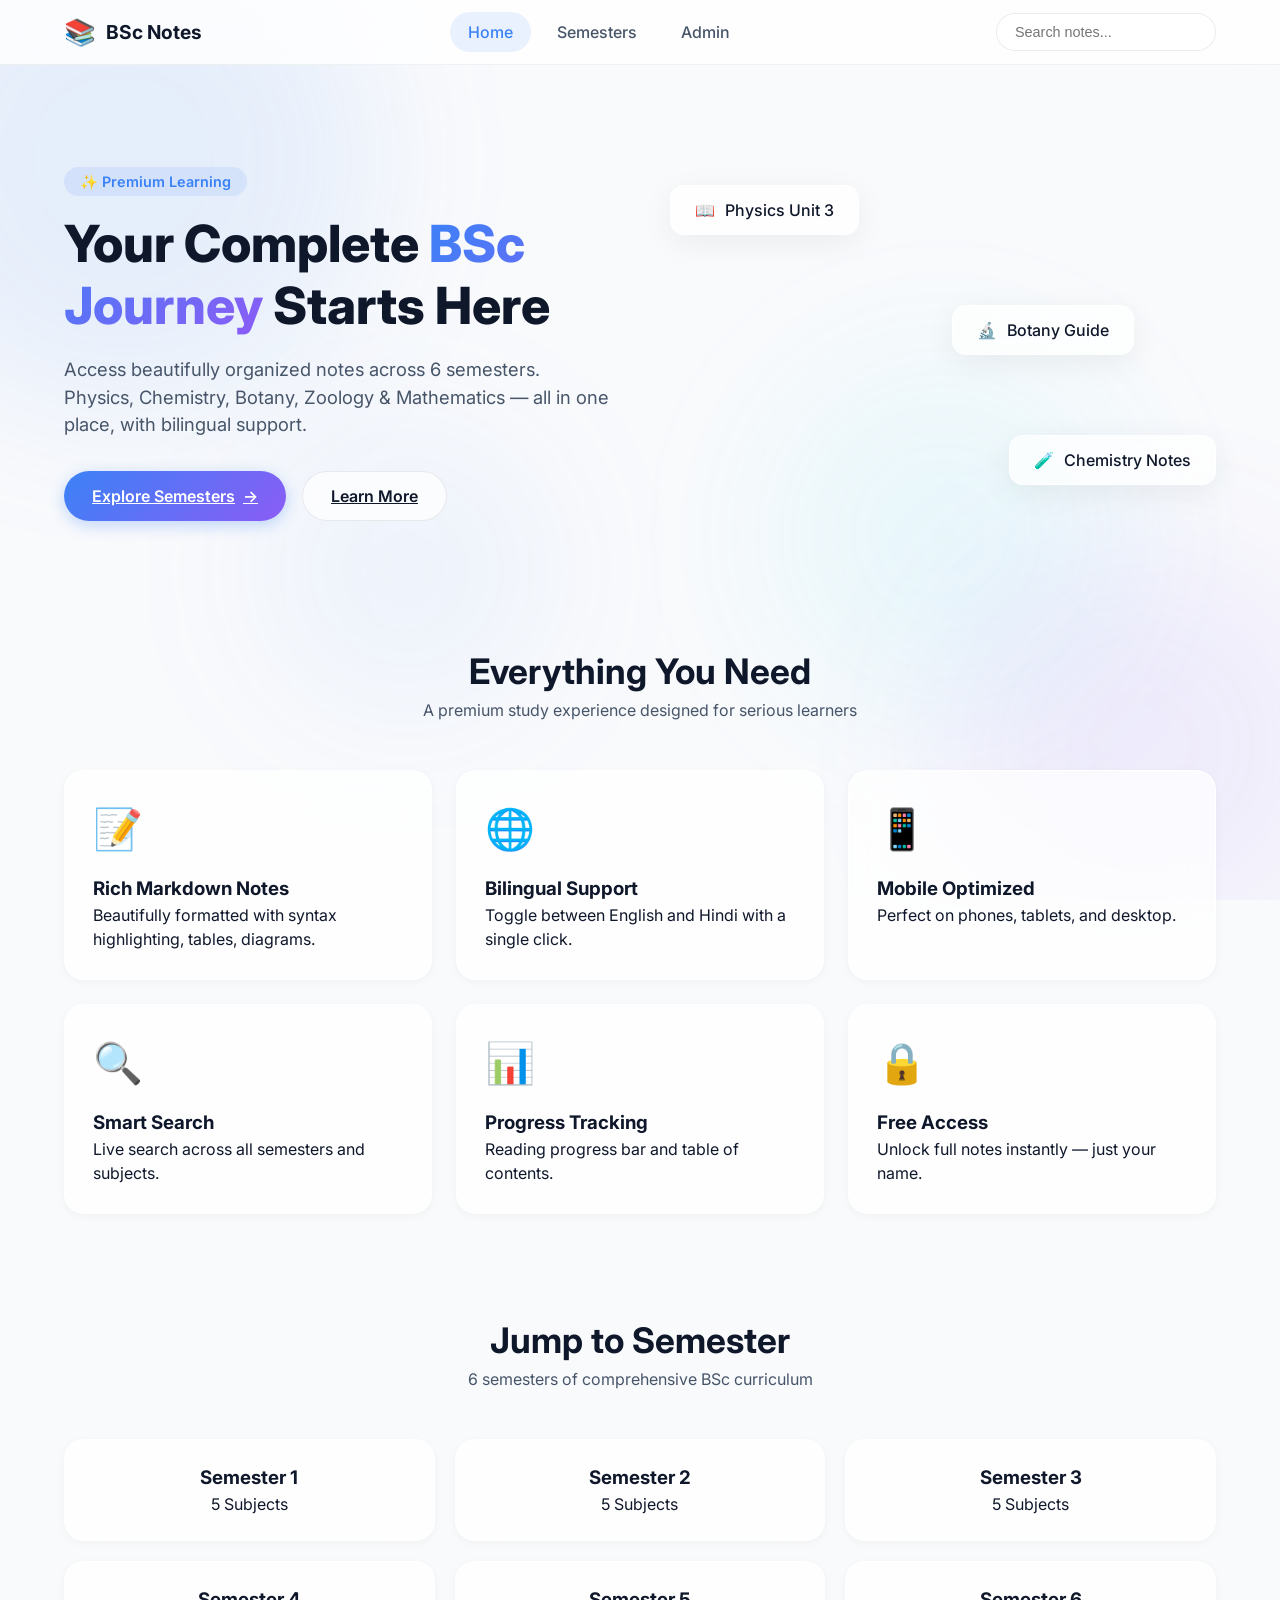
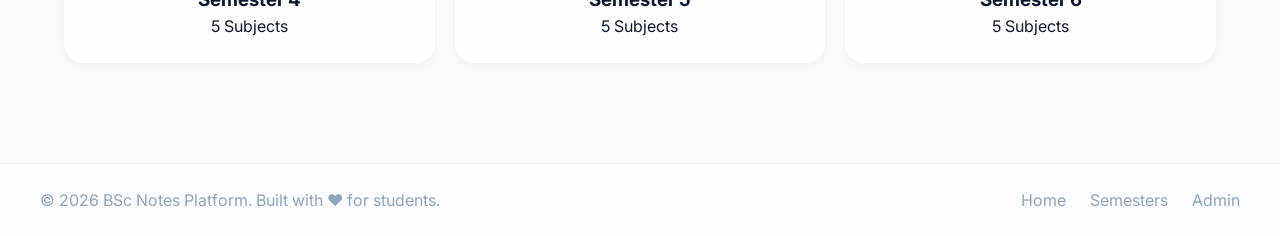
<file: index.html>
<!DOCTYPE html>
<html lang="en">
<head>
    <meta charset="UTF-8">
    <meta name="viewport" content="width=device-width, initial-scale=1.0">
    <meta name="description" content="BSc Notes Platform - Premium study resources">
    <title>BSc Notes Platform — Premium Study Resources</title>
    <link rel="preconnect" href="https://fonts.googleapis.com">
    <link rel="preconnect" href="https://fonts.gstatic.com" crossorigin>
    <link href="https://fonts.googleapis.com/css2?family=Inter:wght@300;400;500;600;700;800&display=swap" rel="stylesheet">
    <link rel="stylesheet" href="css/style.css">
</head>
<body class="light-theme">
    <div class="bg-blobs">
        <div class="blob blob-1"></div>
        <div class="blob blob-2"></div>
        <div class="blob blob-3"></div>
        <div class="blob blob-4"></div>
    </div>

    <nav class="navbar glass-nav" id="navbar">
        <div class="nav-container">
            <a href="index.html" class="nav-logo">
                <span class="logo-icon">📚</span>
                <span class="logo-text">BSc Notes</span>
            </a>
            <div class="nav-links" id="navLinks">
                <a href="index.html" class="nav-link active">Home</a>
                <a href="semester.html" class="nav-link">Semesters</a>
                <a href="admin.html" class="nav-link nav-link-admin">Admin</a>
            </div>
            <div class="nav-search" id="navSearch">
                <input type="text" id="globalSearch" placeholder="Search notes..." class="search-input-glass" autocomplete="off">
                <div class="search-results-dropdown" id="searchDropdown"></div>
            </div>
            <button class="mobile-menu-btn" id="mobileMenuBtn" aria-label="Menu">
                <span></span><span></span><span></span>
            </button>
        </div>
    </nav>

    <section class="hero-section">
        <div class="hero-content">
            <span class="hero-badge">✨ Premium Learning</span>
            <h1 class="hero-title">Your Complete <span class="gradient-text">BSc Journey</span> Starts Here</h1>
            <p class="hero-subtitle">Access beautifully organized notes across 6 semesters. Physics, Chemistry, Botany, Zoology & Mathematics — all in one place, with bilingual support.</p>
            <div class="hero-cta">
                <a href="semester.html" class="btn-primary">Explore Semesters <span class="arrow">→</span></a>
                <a href="#features" class="btn-secondary">Learn More</a>
            </div>
        </div>
        <div class="hero-visual">
            <div class="floating-card card-1"><span class="fc-icon">📖</span><span>Physics Unit 3</span></div>
            <div class="floating-card card-2"><span class="fc-icon">🧪</span><span>Chemistry Notes</span></div>
            <div class="floating-card card-3"><span class="fc-icon">🔬</span><span>Botany Guide</span></div>
            <div class="hero-glow"></div>
        </div>
    </section>

    <section class="features-section" id="features">
        <h2 class="section-title">Everything You Need</h2>
        <p class="section-subtitle">A premium study experience designed for serious learners</p>
        <div class="features-grid">
            <div class="feature-card glass-card"><div class="feature-icon">📝</div><h3>Rich Markdown Notes</h3><p>Beautifully formatted with syntax highlighting, tables, diagrams.</p></div>
            <div class="feature-card glass-card"><div class="feature-icon">🌐</div><h3>Bilingual Support</h3><p>Toggle between English and Hindi with a single click.</p></div>
            <div class="feature-card glass-card"><div class="feature-icon">📱</div><h3>Mobile Optimized</h3><p>Perfect on phones, tablets, and desktop.</p></div>
            <div class="feature-card glass-card"><div class="feature-icon">🔍</div><h3>Smart Search</h3><p>Live search across all semesters and subjects.</p></div>
            <div class="feature-card glass-card"><div class="feature-icon">📊</div><h3>Progress Tracking</h3><p>Reading progress bar and table of contents.</p></div>
            <div class="feature-card glass-card"><div class="feature-icon">🔒</div><h3>Free Access</h3><p>Unlock full notes instantly — just your name.</p></div>
        </div>
    </section>

    <section class="quick-semesters">
        <h2 class="section-title">Jump to Semester</h2>
        <p class="section-subtitle">6 semesters of comprehensive BSc curriculum</p>
        <div class="semester-quick-grid" id="semesterQuickGrid"></div>
    </section>

    <footer class="footer-glass">
        <div class="footer-content">
            <p>&copy; 2026 BSc Notes Platform. Built with ❤️ for students.</p>
            <div class="footer-links">
                <a href="index.html">Home</a>
                <a href="semester.html">Semesters</a>
                <a href="admin.html">Admin</a>
            </div>
        </div>
    </footer>

    <script src="js/app.js"></script>
</body>
</html>
</file>
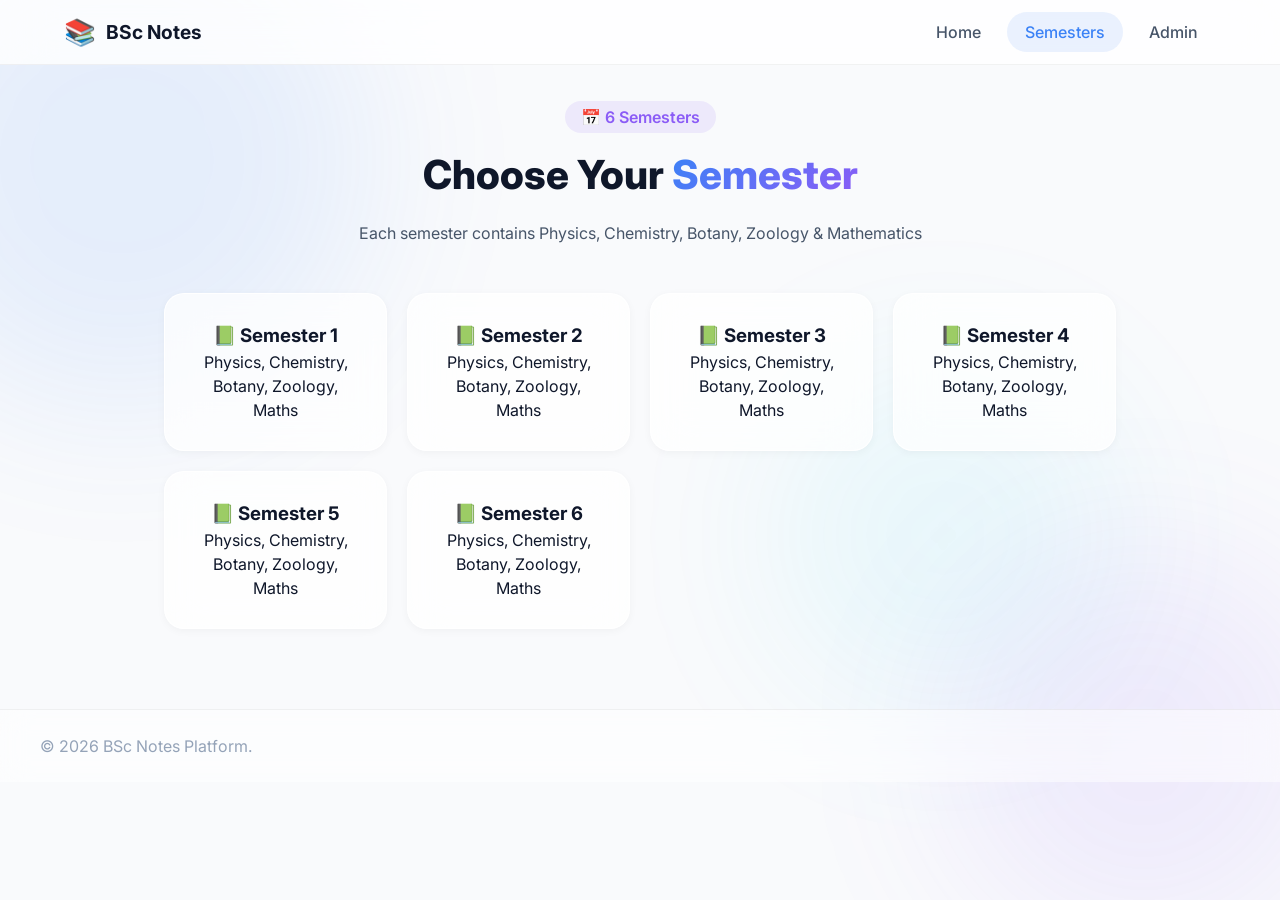
<file: semester.html>
<!DOCTYPE html>
<html lang="en">
<head>
    <meta charset="UTF-8">
    <meta name="viewport" content="width=device-width, initial-scale=1.0">
    <meta name="description" content="Browse all 6 semesters - BSc Notes Platform">
    <title>Semesters — BSc Notes Platform</title>
    <link rel="preconnect" href="https://fonts.googleapis.com">
    <link rel="preconnect" href="https://fonts.gstatic.com" crossorigin>
    <link href="https://fonts.googleapis.com/css2?family=Inter:wght@300;400;500;600;700;800&display=swap" rel="stylesheet">
    <link rel="stylesheet" href="css/style.css">
</head>
<body class="light-theme">
    <div class="bg-blobs">
        <div class="blob blob-1"></div>
        <div class="blob blob-2"></div>
        <div class="blob blob-3"></div>
    </div>
    <nav class="navbar glass-nav" id="navbar">
        <div class="nav-container">
            <a href="index.html" class="nav-logo"><span class="logo-icon">📚</span><span class="logo-text">BSc Notes</span></a>
            <div class="nav-links" id="navLinks">
                <a href="index.html" class="nav-link">Home</a>
                <a href="semester.html" class="nav-link active">Semesters</a>
                <a href="admin.html" class="nav-link nav-link-admin">Admin</a>
            </div>
            <button class="mobile-menu-btn" id="mobileMenuBtn" aria-label="Menu"><span></span><span></span><span></span></button>
        </div>
    </nav>
    <main class="page-container">
        <div class="page-header">
            <span class="page-badge">📅 6 Semesters</span>
            <h1 class="page-title">Choose Your <span class="gradient-text">Semester</span></h1>
            <p class="page-subtitle">Each semester contains Physics, Chemistry, Botany, Zoology & Mathematics</p>
        </div>
        <div class="semester-grid" id="semesterGrid"></div>
    </main>
    <footer class="footer-glass">
        <div class="footer-content"><p>&copy; 2026 BSc Notes Platform.</p></div>
    </footer>
    <script src="js/app.js"></script>
</body>
</html>
</file>
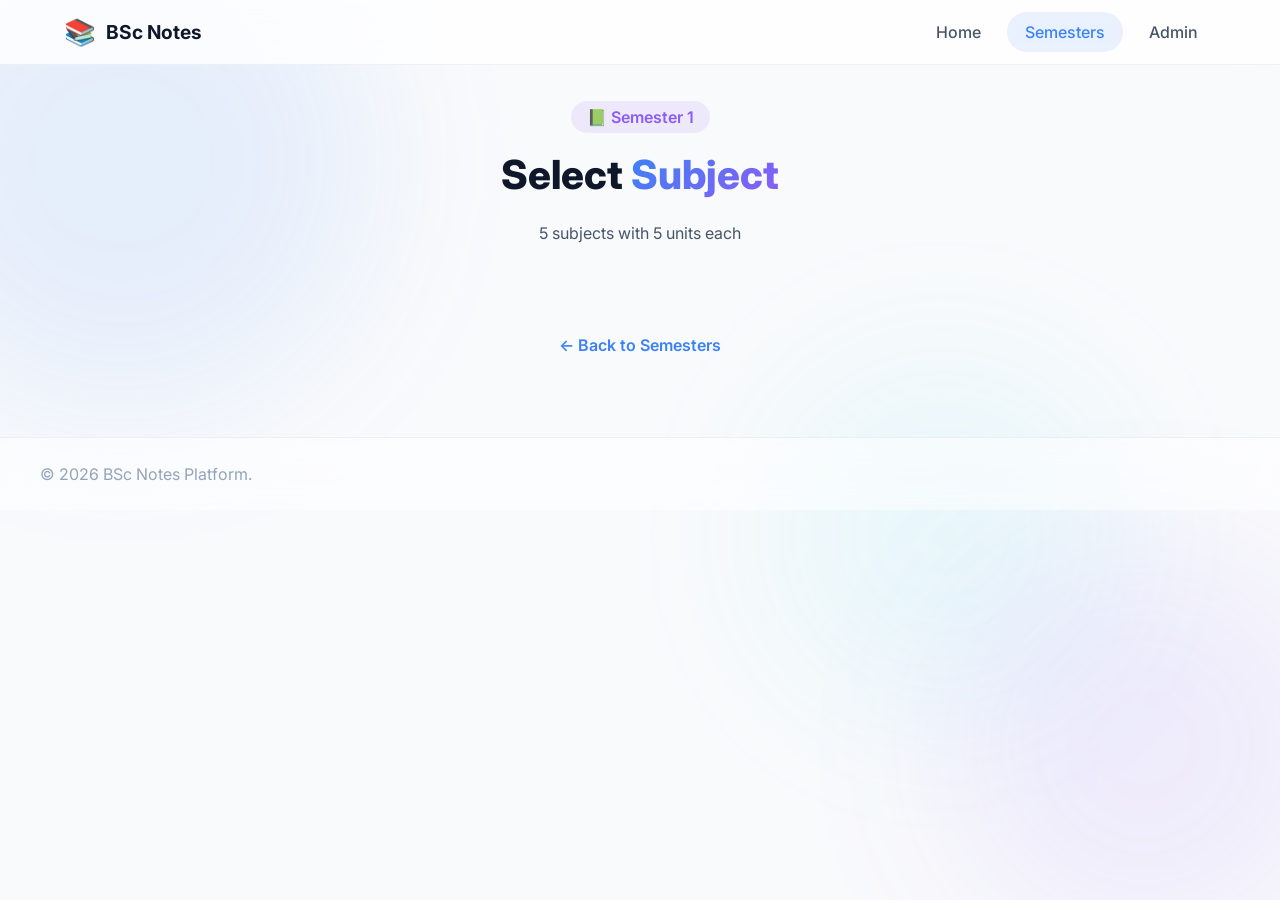
<file: subject.html>
<!DOCTYPE html>
<html lang="en">
<head>
    <meta charset="UTF-8">
    <meta name="viewport" content="width=device-width, initial-scale=1.0">
    <meta name="description" content="Browse subjects - BSc Notes Platform">
    <title>Subjects — BSc Notes Platform</title>
    <link rel="preconnect" href="https://fonts.googleapis.com">
    <link rel="preconnect" href="https://fonts.gstatic.com" crossorigin>
    <link href="https://fonts.googleapis.com/css2?family=Inter:wght@300;400;500;600;700;800&display=swap" rel="stylesheet">
    <link rel="stylesheet" href="css/style.css">
</head>
<body class="light-theme">
    <div class="bg-blobs"><div class="blob blob-1"></div><div class="blob blob-2"></div><div class="blob blob-3"></div></div>
    <nav class="navbar glass-nav" id="navbar">
        <div class="nav-container">
            <a href="index.html" class="nav-logo"><span class="logo-icon">📚</span><span class="logo-text">BSc Notes</span></a>
            <div class="nav-links" id="navLinks">
                <a href="index.html" class="nav-link">Home</a>
                <a href="semester.html" class="nav-link active">Semesters</a>
                <a href="admin.html" class="nav-link nav-link-admin">Admin</a>
            </div>
            <button class="mobile-menu-btn" id="mobileMenuBtn"><span></span><span></span><span></span></button>
        </div>
    </nav>
    <main class="page-container">
        <div class="page-header">
            <span class="page-badge" id="semesterBadge">📗 Semester 1</span>
            <h1 class="page-title">Select <span class="gradient-text">Subject</span></h1>
            <p class="page-subtitle">5 subjects with 5 units each</p>
        </div>
        <div class="subject-grid" id="subjectGrid"></div>
        <div class="back-link-container"><a href="semester.html" class="back-link">← Back to Semesters</a></div>
    </main>
    <footer class="footer-glass"><div class="footer-content"><p>&copy; 2026 BSc Notes Platform.</p></div></footer>
    <script src="js/app.js"></script>
</body>
</html>
</file>
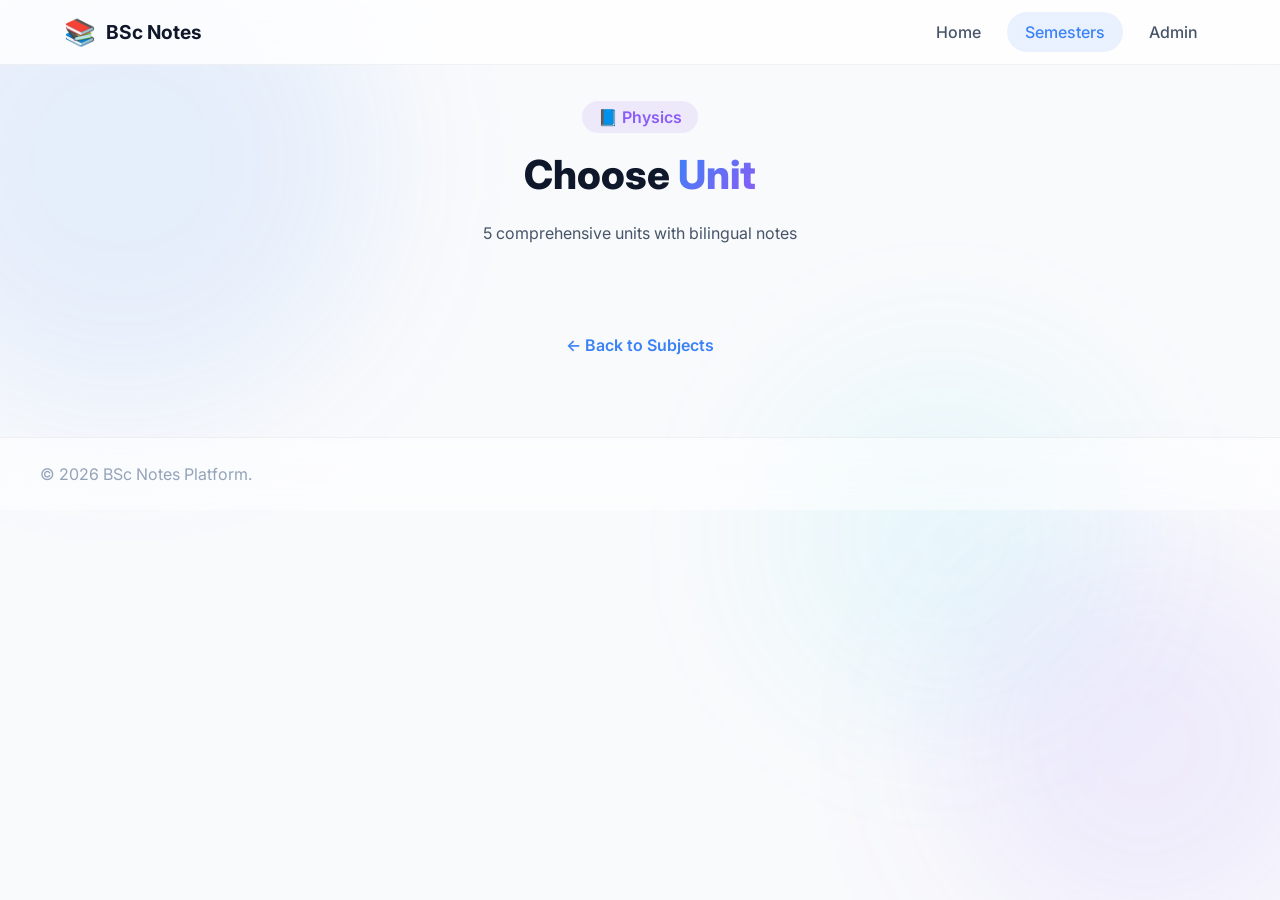
<file: unit.html>
<!DOCTYPE html>
<html lang="en">
<head>
    <meta charset="UTF-8">
    <meta name="viewport" content="width=device-width, initial-scale=1.0">
    <meta name="description" content="Browse units - BSc Notes Platform">
    <title>Units — BSc Notes Platform</title>
    <link rel="preconnect" href="https://fonts.googleapis.com">
    <link rel="preconnect" href="https://fonts.gstatic.com" crossorigin>
    <link href="https://fonts.googleapis.com/css2?family=Inter:wght@300;400;500;600;700;800&display=swap" rel="stylesheet">
    <link rel="stylesheet" href="css/style.css">
</head>
<body class="light-theme">
    <div class="bg-blobs"><div class="blob blob-1"></div><div class="blob blob-2"></div><div class="blob blob-3"></div></div>
    <nav class="navbar glass-nav" id="navbar">
        <div class="nav-container">
            <a href="index.html" class="nav-logo"><span class="logo-icon">📚</span><span class="logo-text">BSc Notes</span></a>
            <div class="nav-links" id="navLinks">
                <a href="index.html" class="nav-link">Home</a>
                <a href="semester.html" class="nav-link active">Semesters</a>
                <a href="admin.html" class="nav-link nav-link-admin">Admin</a>
            </div>
            <button class="mobile-menu-btn" id="mobileMenuBtn"><span></span><span></span><span></span></button>
        </div>
    </nav>
    <main class="page-container">
        <div class="page-header">
            <span class="page-badge" id="subjectBadge">📘 Physics</span>
            <h1 class="page-title">Choose <span class="gradient-text">Unit</span></h1>
            <p class="page-subtitle" id="unitSubtitle">5 comprehensive units with bilingual notes</p>
        </div>
        <div class="unit-grid" id="unitGrid"></div>
        <div class="back-link-container"><a href="#" id="backToSubjects" class="back-link">← Back to Subjects</a></div>
    </main>
    <footer class="footer-glass"><div class="footer-content"><p>&copy; 2026 BSc Notes Platform.</p></div></footer>
    <script src="js/app.js"></script>
</body>
</html>
</file>
<file: css/style.css>
/* === Global Styles & Variables === */
:root {
  --font-sans: 'Inter', -apple-system, BlinkMacSystemFont, sans-serif;
  --bg-primary: #f9fafc;
  --bg-glass: rgba(255, 255, 255, 0.72);
  --border-glass: rgba(255, 255, 255, 0.9);
  --shadow-sm: 0 2px 8px rgba(0,0,0,0.04);
  --shadow-md: 0 8px 32px rgba(0,0,0,0.06);
  --shadow-glow: 0 4px 20px rgba(99, 102, 241, 0.15);
  --gradient-text: linear-gradient(135deg, #3b82f6, #8b5cf6);
  --accent-cyan: #22d3ee;
  --accent-blue: #3b82f6;
  --accent-purple: #8b5cf6;
  --text-primary: #0f172a;
  --text-secondary: #475569;
  --text-muted: #94a3b8;
  --radius-lg: 20px;
  --radius-md: 14px;
  --radius-sm: 10px;
  --transition: all 0.25s cubic-bezier(0.4, 0, 0.2, 1);
}

* { margin: 0; padding: 0; box-sizing: border-box; }

body {
  font-family: var(--font-sans);
  background: var(--bg-primary);
  color: var(--text-primary);
  line-height: 1.5;
  overflow-x: hidden;
  min-height: 100vh;
}

/* Background Blobs */
.bg-blobs { position: fixed; inset: 0; z-index: -1; overflow: hidden; pointer-events: none; }
.blob {
  position: absolute; border-radius: 50%; filter: blur(80px); opacity: 0.5;
  animation: floatBlob 20s infinite alternate ease-in-out;
}
.blob-1 { width: 500px; height: 500px; background: rgba(59,130,246,0.2); top: -10%; left: -10%; }
.blob-2 { width: 400px; height: 400px; background: rgba(139,92,246,0.18); bottom: -5%; right: -5%; animation-delay: 5s; }
.blob-3 { width: 350px; height: 350px; background: rgba(34,211,238,0.15); top: 40%; left: 60%; animation-delay: 10s; }
.blob-4 { width: 300px; height: 300px; background: rgba(59,130,246,0.12); bottom: 20%; left: 20%; animation-delay: 15s; }
@keyframes floatBlob {
  0% { transform: translate(0,0) scale(1); }
  100% { transform: translate(30px, -30px) scale(1.1); }
}

/* Glass Card */
.glass-card {
  background: var(--bg-glass);
  backdrop-filter: blur(20px);
  -webkit-backdrop-filter: blur(20px);
  border: 1px solid var(--border-glass);
  box-shadow: var(--shadow-sm);
  border-radius: var(--radius-lg);
}

.glass-nav {
  background: rgba(255,255,255,0.8);
  backdrop-filter: blur(25px);
  border-bottom: 1px solid rgba(0,0,0,0.05);
}

/* Navbar */
.navbar { position: sticky; top: 0; z-index: 100; }
.nav-container {
  max-width: 1200px; margin: 0 auto; padding: 0 24px; height: 64px;
  display: flex; align-items: center; justify-content: space-between;
}
.nav-logo { display: flex; align-items: center; gap: 10px; text-decoration: none; color: var(--text-primary); font-weight: 700; font-size: 1.2rem; }
.logo-icon { font-size: 1.6rem; }
.nav-links { display: flex; gap: 8px; }
.nav-link {
  padding: 8px 18px; border-radius: 40px; text-decoration: none; color: var(--text-secondary);
  font-weight: 500; transition: var(--transition);
}
.nav-link:hover, .nav-link.active { background: rgba(59,130,246,0.1); color: var(--accent-blue); }
.nav-search { position: relative; }
.search-input-glass {
  padding: 10px 18px; border-radius: 40px; border: 1px solid rgba(0,0,0,0.08);
  background: rgba(255,255,255,0.6); backdrop-filter: blur(10px);
  width: 220px; transition: var(--transition); font-size: 0.9rem;
}
.search-input-glass:focus { outline: none; border-color: var(--accent-blue); box-shadow: 0 0 0 3px rgba(59,130,246,0.15); }
.search-results-dropdown {
  position: absolute; top: 50px; left: 0; right: 0; background: white;
  border-radius: var(--radius-md); box-shadow: var(--shadow-md); display: none; z-index: 200;
  max-height: 250px; overflow-y: auto;
}
.search-results-dropdown.active { display: block; }
.mobile-menu-btn { display: none; flex-direction: column; gap: 5px; background: none; border: none; cursor: pointer; }
.mobile-menu-btn span { display: block; width: 24px; height: 2px; background: var(--text-primary); border-radius: 2px; }

/* Buttons */
.btn-primary {
  background: linear-gradient(135deg, var(--accent-blue), var(--accent-purple));
  color: white; border: none; padding: 12px 28px; border-radius: 40px;
  font-weight: 600; cursor: pointer; transition: var(--transition); display: inline-flex; align-items: center; gap: 8px;
  box-shadow: 0 4px 15px rgba(59,130,246,0.3);
}
.btn-primary:hover { transform: translateY(-2px); box-shadow: 0 8px 25px rgba(59,130,246,0.4); }
.btn-secondary {
  background: rgba(255,255,255,0.7); backdrop-filter: blur(10px); border: 1px solid rgba(0,0,0,0.08);
  padding: 12px 28px; border-radius: 40px; font-weight: 600; color: var(--text-primary); cursor: pointer; transition: var(--transition);
}
.btn-secondary:hover { background: white; }
.btn-danger { background: #ef4444; color: white; border: none; padding: 10px 24px; border-radius: 40px; cursor: pointer; }

/* Hero */
.hero-section { max-width: 1200px; margin: 80px auto; padding: 0 24px; display: grid; grid-template-columns: 1fr 1fr; gap: 60px; align-items: center; }
.hero-badge { background: rgba(59,130,246,0.1); color: var(--accent-blue); padding: 6px 16px; border-radius: 40px; font-size: 0.9rem; font-weight: 600; }
.hero-title { font-size: 3.2rem; font-weight: 800; line-height: 1.2; margin: 20px 0; }
.gradient-text { background: var(--gradient-text); -webkit-background-clip: text; -webkit-text-fill-color: transparent; }
.hero-subtitle { color: var(--text-secondary); font-size: 1.15rem; margin-bottom: 32px; }
.hero-cta { display: flex; gap: 16px; flex-wrap: wrap; }
.hero-visual { position: relative; height: 400px; display: flex; align-items: center; justify-content: center; }
.floating-card {
  position: absolute; background: var(--bg-glass); backdrop-filter: blur(15px); border: 1px solid rgba(255,255,255,0.8);
  border-radius: var(--radius-md); padding: 12px 24px; display: flex; align-items: center; gap: 10px;
  box-shadow: var(--shadow-md); font-weight: 500; animation: floatCard 6s infinite alternate;
}
.card-1 { top: 10%; left: 0; animation-delay: 0s; }
.card-2 { bottom: 15%; right: 0; animation-delay: 2s; }
.card-3 { top: 40%; right: 15%; animation-delay: 4s; }
@keyframes floatCard { 0% { transform: translateY(0); } 100% { transform: translateY(-15px); } }

/* Sections */
.features-section, .quick-semesters { max-width: 1200px; margin: 100px auto; padding: 0 24px; }
.section-title { font-size: 2.2rem; font-weight: 700; text-align: center; }
.section-subtitle { color: var(--text-secondary); text-align: center; margin-bottom: 48px; }
.features-grid { display: grid; grid-template-columns: repeat(auto-fit, minmax(280px, 1fr)); gap: 24px; }
.feature-card { padding: 28px; transition: var(--transition); }
.feature-card:hover { transform: translateY(-4px); box-shadow: var(--shadow-md); }
.feature-icon { font-size: 2.5rem; margin-bottom: 16px; }
.semester-quick-grid { display: grid; grid-template-columns: repeat(3, 1fr); gap: 20px; }
.semester-quick-card { padding: 24px; text-align: center; text-decoration: none; color: inherit; transition: var(--transition); }
.semester-quick-card:hover { transform: translateY(-4px); box-shadow: var(--shadow-glow); }

/* Page common */
.page-container { max-width: 1000px; margin: 40px auto; padding: 0 24px; }
.page-header { text-align: center; margin-bottom: 48px; }
.page-badge { background: rgba(139,92,246,0.1); color: var(--accent-purple); padding: 6px 16px; border-radius: 40px; font-weight: 600; }
.page-title { font-size: 2.5rem; font-weight: 800; margin: 16px 0; }
.page-subtitle { color: var(--text-secondary); }
.semester-grid, .subject-grid, .unit-grid { display: grid; grid-template-columns: repeat(auto-fit, minmax(180px, 1fr)); gap: 20px; }
.semester-card, .subject-card, .unit-card {
  padding: 28px; text-align: center; text-decoration: none; color: inherit;
  transition: var(--transition); cursor: pointer;
}
.semester-card:hover, .subject-card:hover, .unit-card:hover { transform: translateY(-4px); box-shadow: var(--shadow-glow); }
.back-link-container { margin-top: 40px; text-align: center; }
.back-link { color: var(--accent-blue); text-decoration: none; font-weight: 600; }

/* Footer */
.footer-glass { background: rgba(255,255,255,0.5); backdrop-filter: blur(15px); border-top: 1px solid rgba(0,0,0,0.05); margin-top: 80px; padding: 24px; }
.footer-content { max-width: 1200px; margin: 0 auto; display: flex; justify-content: space-between; align-items: center; color: var(--text-muted); }
.footer-links { display: flex; gap: 24px; }
.footer-links a { color: var(--text-muted); text-decoration: none; }

/* Responsive */
@media (max-width: 768px) {
  .hero-section { grid-template-columns: 1fr; text-align: center; }
  .hero-visual { height: 250px; }
  .nav-links { display: none; }
  .mobile-menu-btn { display: flex; }
  .semester-quick-grid { grid-template-columns: repeat(2, 1fr); }
}
</file>
